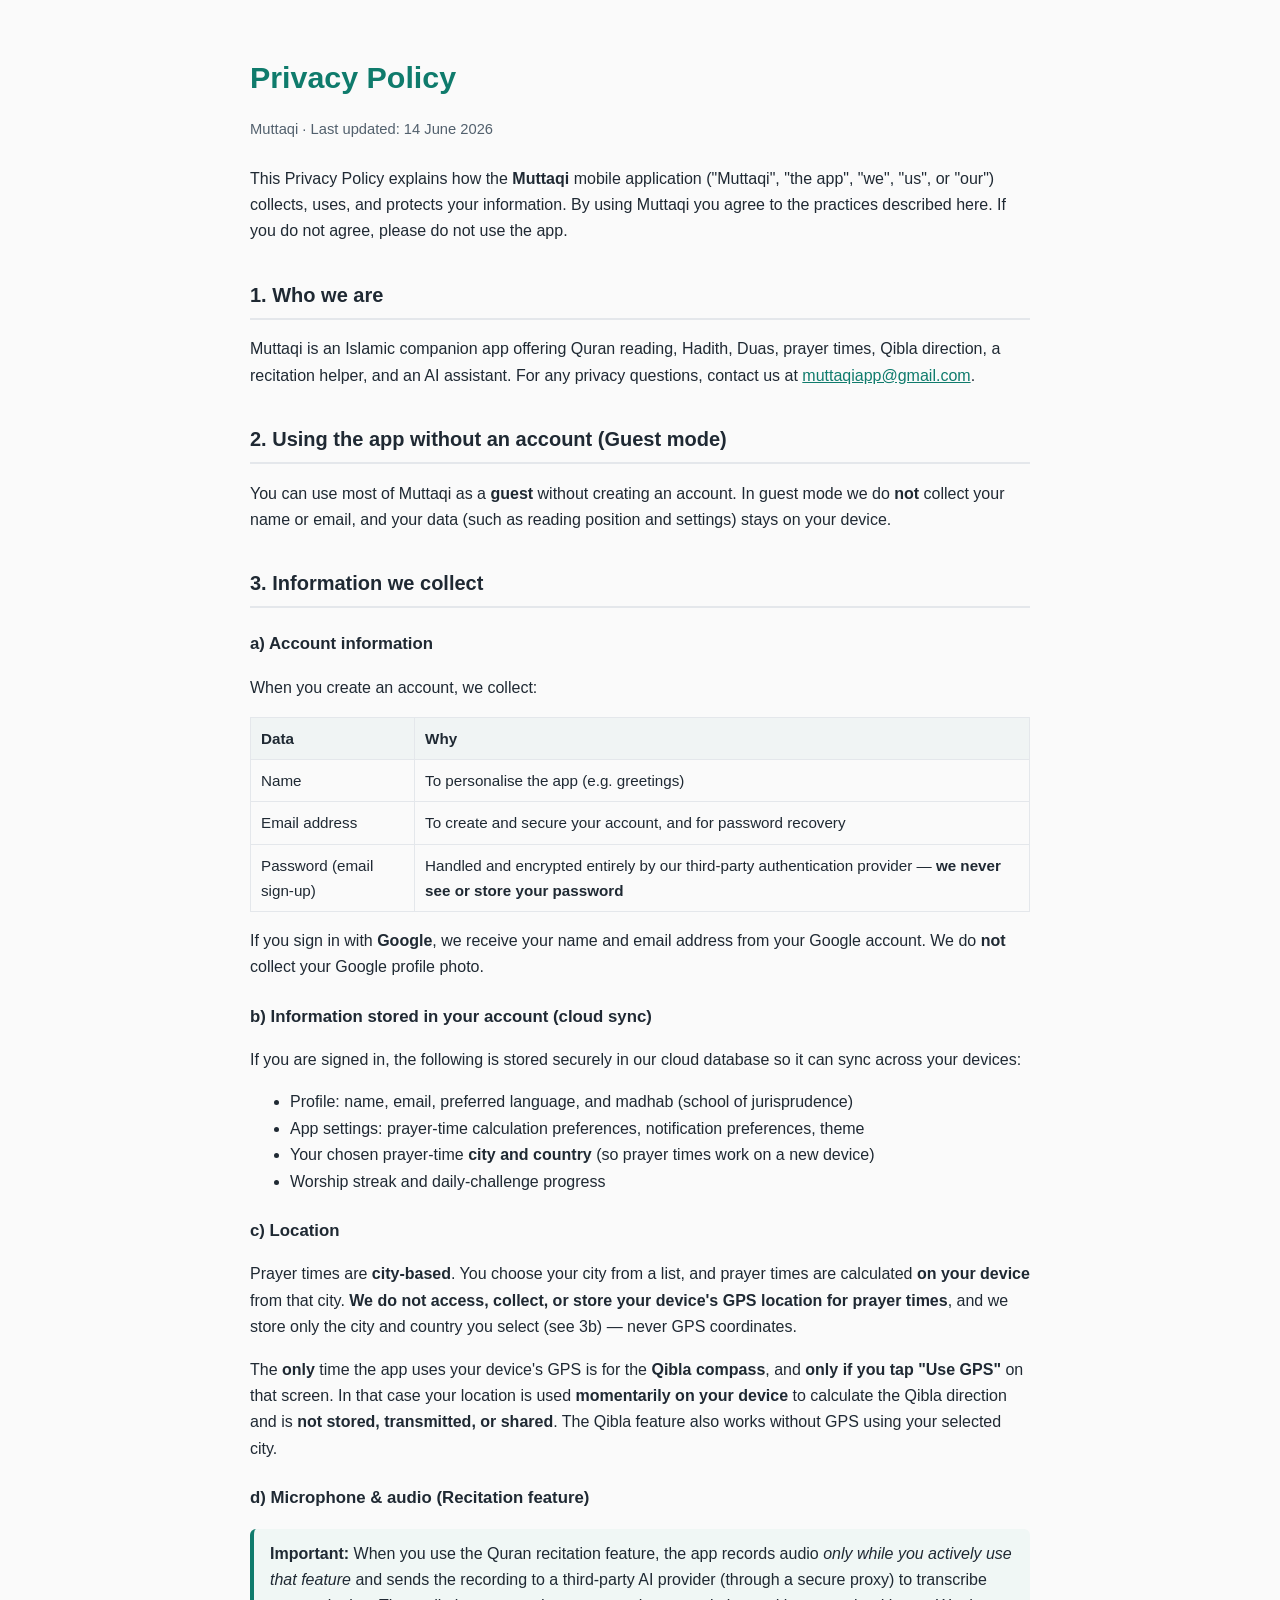
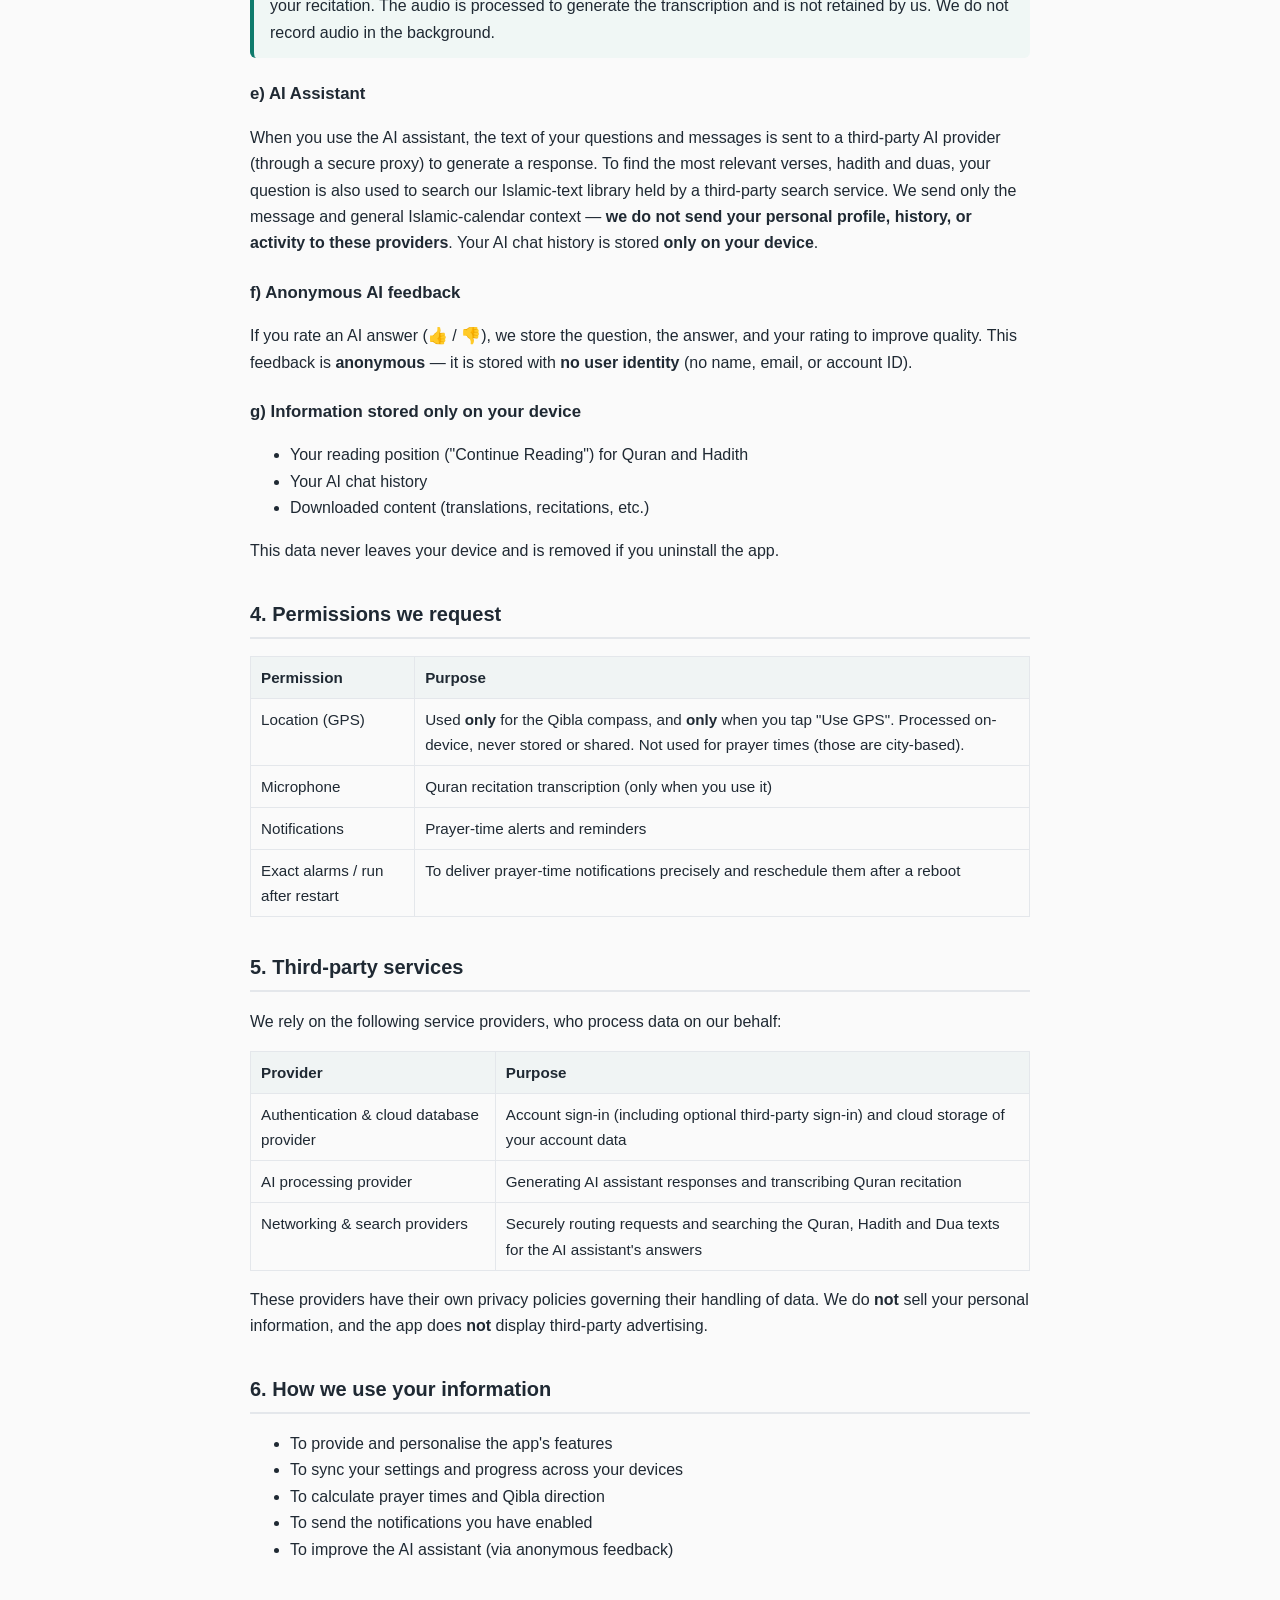
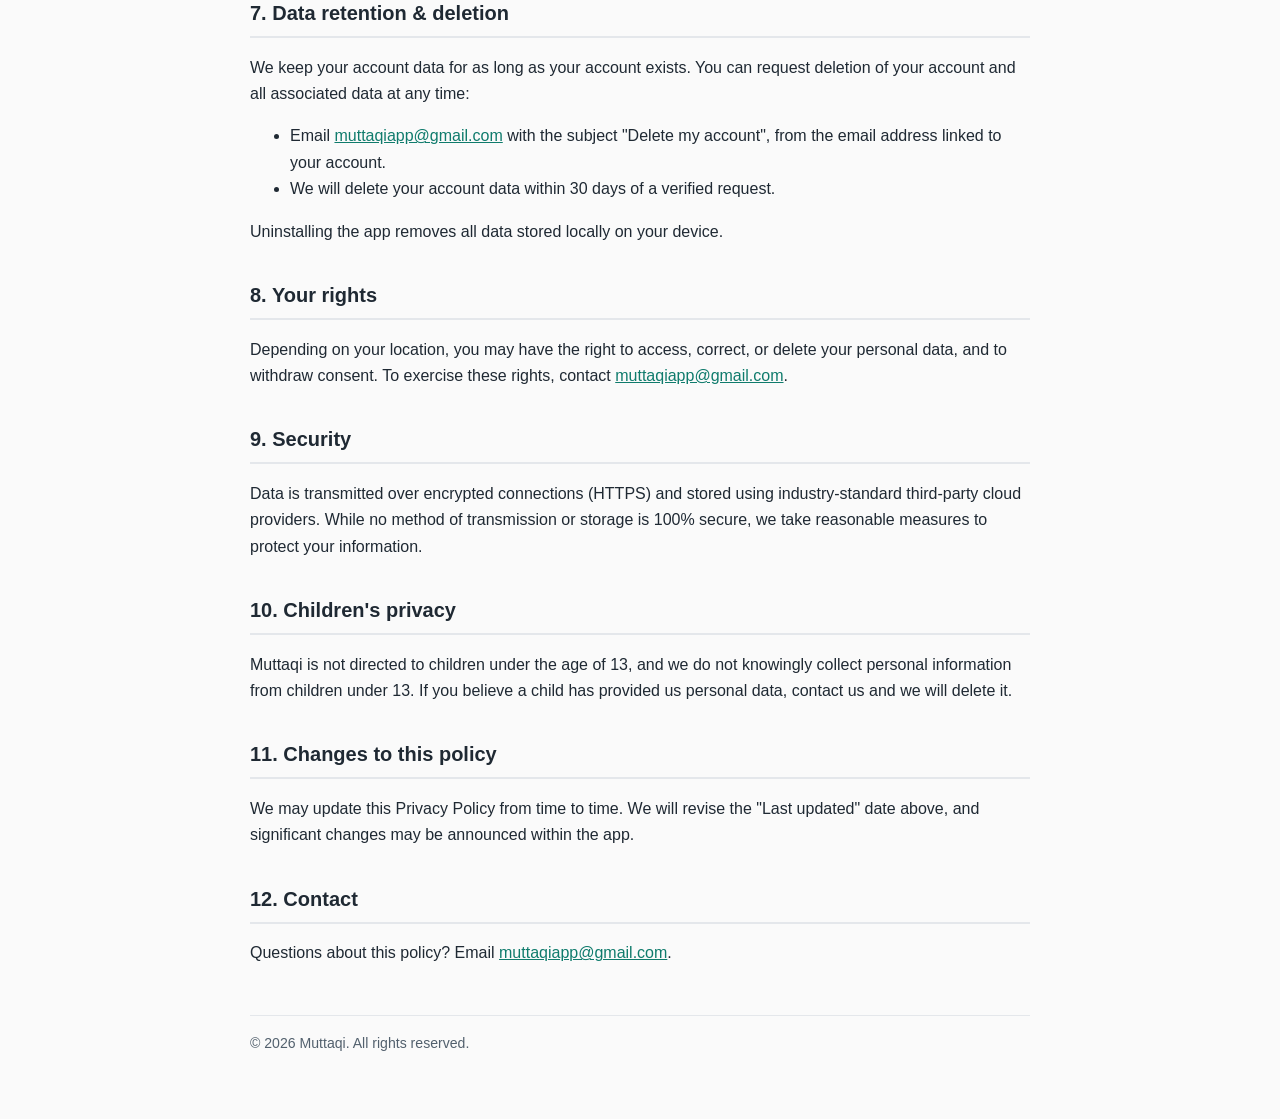
<file: privacy-policy.html>
<!DOCTYPE html>
<html lang="en">
<head>
  <meta charset="UTF-8" />
  <meta name="viewport" content="width=device-width, initial-scale=1.0" />
  <title>Privacy Policy — Muttaqi</title>
  <style>
    :root { --green:#0f7b6c; --ink:#1f2933; --muted:#52606d; --line:#e4e7eb; }
    * { box-sizing: border-box; }
    body {
      font-family: -apple-system, BlinkMacSystemFont, "Segoe UI", Roboto, Helvetica, Arial, sans-serif;
      color: var(--ink); line-height: 1.65; margin: 0; background: #fafafa;
    }
    .wrap { max-width: 820px; margin: 0 auto; padding: 32px 20px 64px; }
    h1 { font-size: 1.9rem; margin-bottom: 4px; color: var(--green); }
    h2 { font-size: 1.25rem; margin-top: 34px; border-bottom: 2px solid var(--line); padding-bottom: 6px; }
    h3 { font-size: 1.05rem; margin-top: 22px; }
    .updated { color: var(--muted); font-size: 0.92rem; margin-bottom: 24px; }
    table { border-collapse: collapse; width: 100%; margin: 14px 0; font-size: 0.95rem; }
    th, td { border: 1px solid var(--line); padding: 8px 10px; text-align: left; vertical-align: top; }
    th { background: #f0f4f4; }
    a { color: var(--green); }
    code { background: #eef2f2; padding: 1px 5px; border-radius: 4px; font-size: 0.9em; }
    .note { background: #f0f7f5; border-left: 4px solid var(--green); padding: 12px 16px; border-radius: 6px; margin: 16px 0; }
    footer { margin-top: 48px; color: var(--muted); font-size: 0.88rem; border-top: 1px solid var(--line); padding-top: 16px; }
  </style>
</head>
<body>
  <div class="wrap">
    <h1>Privacy Policy</h1>
    <p class="updated">Muttaqi &middot; Last updated: 14 June 2026</p>

    <p>This Privacy Policy explains how the <strong>Muttaqi</strong> mobile application ("Muttaqi", "the app", "we", "us", or "our") collects, uses, and protects your information. By using Muttaqi you agree to the practices described here. If you do not agree, please do not use the app.</p>

    <h2>1. Who we are</h2>
    <p>Muttaqi is an Islamic companion app offering Quran reading, Hadith, Duas, prayer times, Qibla direction, a recitation helper, and an AI assistant. For any privacy questions, contact us at <a href="mailto:muttaqiapp@gmail.com">muttaqiapp@gmail.com</a>.</p>

    <h2>2. Using the app without an account (Guest mode)</h2>
    <p>You can use most of Muttaqi as a <strong>guest</strong> without creating an account. In guest mode we do <strong>not</strong> collect your name or email, and your data (such as reading position and settings) stays on your device.</p>

    <h2>3. Information we collect</h2>

    <h3>a) Account information</h3>
    <p>When you create an account, we collect:</p>
    <table>
      <tr><th>Data</th><th>Why</th></tr>
      <tr><td>Name</td><td>To personalise the app (e.g. greetings)</td></tr>
      <tr><td>Email address</td><td>To create and secure your account, and for password recovery</td></tr>
      <tr><td>Password (email sign-up)</td><td>Handled and encrypted entirely by our third-party authentication provider — <strong>we never see or store your password</strong></td></tr>
    </table>
    <p>If you sign in with <strong>Google</strong>, we receive your name and email address from your Google account. We do <strong>not</strong> collect your Google profile photo.</p>

    <h3>b) Information stored in your account (cloud sync)</h3>
    <p>If you are signed in, the following is stored securely in our cloud database so it can sync across your devices:</p>
    <ul>
      <li>Profile: name, email, preferred language, and madhab (school of jurisprudence)</li>
      <li>App settings: prayer-time calculation preferences, notification preferences, theme</li>
      <li>Your chosen prayer-time <strong>city and country</strong> (so prayer times work on a new device)</li>
      <li>Worship streak and daily-challenge progress</li>
    </ul>

    <h3>c) Location</h3>
    <p>Prayer times are <strong>city-based</strong>. You choose your city from a list, and prayer times are calculated <strong>on your device</strong> from that city. <strong>We do not access, collect, or store your device's GPS location for prayer times</strong>, and we store only the city and country you select (see 3b) — never GPS coordinates.</p>
    <p>The <strong>only</strong> time the app uses your device's GPS is for the <strong>Qibla compass</strong>, and <strong>only if you tap "Use GPS"</strong> on that screen. In that case your location is used <strong>momentarily on your device</strong> to calculate the Qibla direction and is <strong>not stored, transmitted, or shared</strong>. The Qibla feature also works without GPS using your selected city.</p>

    <h3>d) Microphone &amp; audio (Recitation feature)</h3>
    <div class="note">
      <strong>Important:</strong> When you use the Quran recitation feature, the app records audio <em>only while you actively use that feature</em> and sends the recording to a third-party AI provider (through a secure proxy) to transcribe your recitation. The audio is processed to generate the transcription and is not retained by us. We do not record audio in the background.
    </div>

    <h3>e) AI Assistant</h3>
    <p>When you use the AI assistant, the text of your questions and messages is sent to a third-party AI provider (through a secure proxy) to generate a response. To find the most relevant verses, hadith and duas, your question is also used to search our Islamic-text library held by a third-party search service. We send only the message and general Islamic-calendar context — <strong>we do not send your personal profile, history, or activity to these providers</strong>. Your AI chat history is stored <strong>only on your device</strong>.</p>

    <h3>f) Anonymous AI feedback</h3>
    <p>If you rate an AI answer (👍 / 👎), we store the question, the answer, and your rating to improve quality. This feedback is <strong>anonymous</strong> — it is stored with <strong>no user identity</strong> (no name, email, or account ID).</p>

    <h3>g) Information stored only on your device</h3>
    <ul>
      <li>Your reading position ("Continue Reading") for Quran and Hadith</li>
      <li>Your AI chat history</li>
      <li>Downloaded content (translations, recitations, etc.)</li>
    </ul>
    <p>This data never leaves your device and is removed if you uninstall the app.</p>

    <h2>4. Permissions we request</h2>
    <table>
      <tr><th>Permission</th><th>Purpose</th></tr>
      <tr><td>Location (GPS)</td><td>Used <strong>only</strong> for the Qibla compass, and <strong>only</strong> when you tap "Use GPS". Processed on-device, never stored or shared. Not used for prayer times (those are city-based).</td></tr>
      <tr><td>Microphone</td><td>Quran recitation transcription (only when you use it)</td></tr>
      <tr><td>Notifications</td><td>Prayer-time alerts and reminders</td></tr>
      <tr><td>Exact alarms / run after restart</td><td>To deliver prayer-time notifications precisely and reschedule them after a reboot</td></tr>
    </table>

    <h2>5. Third-party services</h2>
    <p>We rely on the following service providers, who process data on our behalf:</p>
    <table>
      <tr><th>Provider</th><th>Purpose</th></tr>
      <tr><td>Authentication &amp; cloud database provider</td><td>Account sign-in (including optional third-party sign-in) and cloud storage of your account data</td></tr>
      <tr><td>AI processing provider</td><td>Generating AI assistant responses and transcribing Quran recitation</td></tr>
      <tr><td>Networking &amp; search providers</td><td>Securely routing requests and searching the Quran, Hadith and Dua texts for the AI assistant's answers</td></tr>
    </table>
    <p>These providers have their own privacy policies governing their handling of data. We do <strong>not</strong> sell your personal information, and the app does <strong>not</strong> display third-party advertising.</p>

    <h2>6. How we use your information</h2>
    <ul>
      <li>To provide and personalise the app's features</li>
      <li>To sync your settings and progress across your devices</li>
      <li>To calculate prayer times and Qibla direction</li>
      <li>To send the notifications you have enabled</li>
      <li>To improve the AI assistant (via anonymous feedback)</li>
    </ul>

    <h2>7. Data retention &amp; deletion</h2>
    <p>We keep your account data for as long as your account exists. You can request deletion of your account and all associated data at any time:</p>
    <ul>
      <li>Email <a href="mailto:muttaqiapp@gmail.com">muttaqiapp@gmail.com</a> with the subject "Delete my account", from the email address linked to your account.</li>
      <li>We will delete your account data within 30 days of a verified request.</li>
    </ul>
    <p>Uninstalling the app removes all data stored locally on your device.</p>

    <h2>8. Your rights</h2>
    <p>Depending on your location, you may have the right to access, correct, or delete your personal data, and to withdraw consent. To exercise these rights, contact <a href="mailto:muttaqiapp@gmail.com">muttaqiapp@gmail.com</a>.</p>

    <h2>9. Security</h2>
    <p>Data is transmitted over encrypted connections (HTTPS) and stored using industry-standard third-party cloud providers. While no method of transmission or storage is 100% secure, we take reasonable measures to protect your information.</p>

    <h2>10. Children's privacy</h2>
    <p>Muttaqi is not directed to children under the age of 13, and we do not knowingly collect personal information from children under 13. If you believe a child has provided us personal data, contact us and we will delete it.</p>

    <h2>11. Changes to this policy</h2>
    <p>We may update this Privacy Policy from time to time. We will revise the "Last updated" date above, and significant changes may be announced within the app.</p>

    <h2>12. Contact</h2>
    <p>Questions about this policy? Email <a href="mailto:muttaqiapp@gmail.com">muttaqiapp@gmail.com</a>.</p>

    <footer>
      &copy; 2026 Muttaqi. All rights reserved.
    </footer>
  </div>
</body>
</html>
</file>
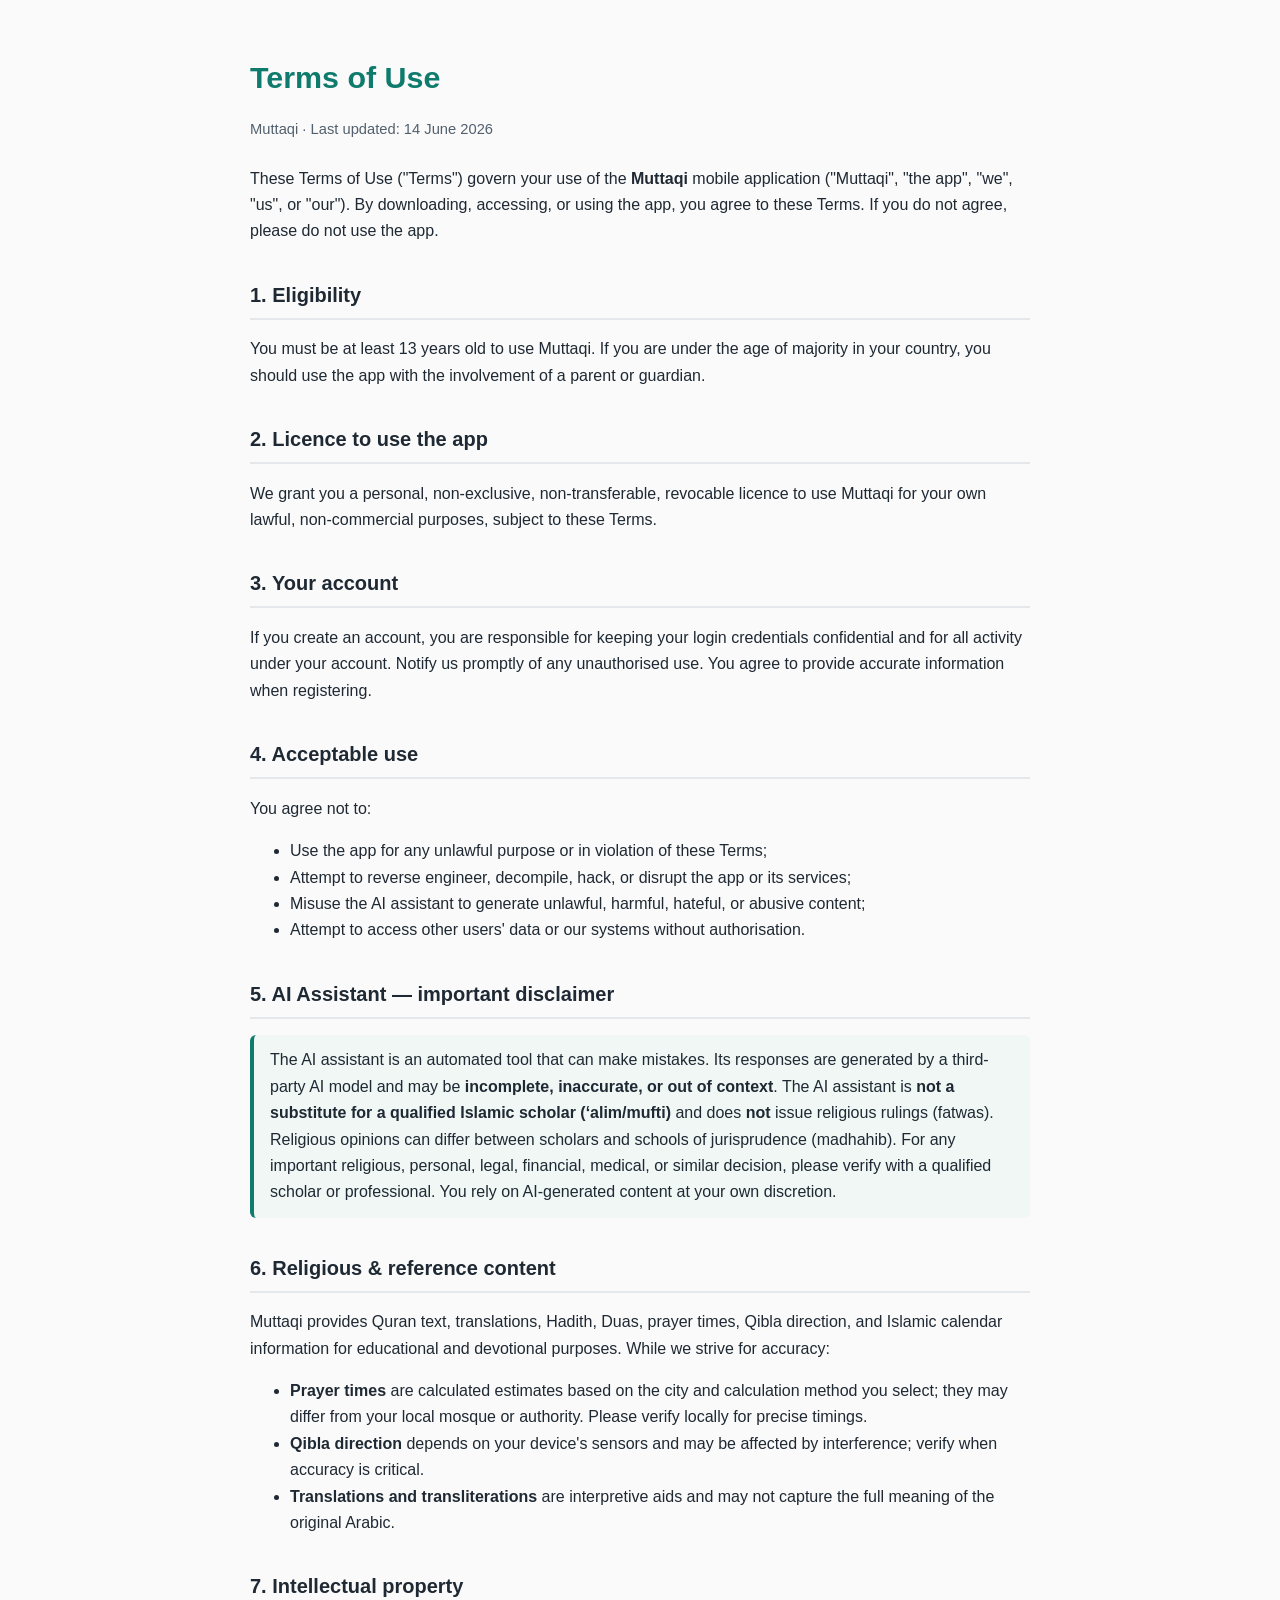
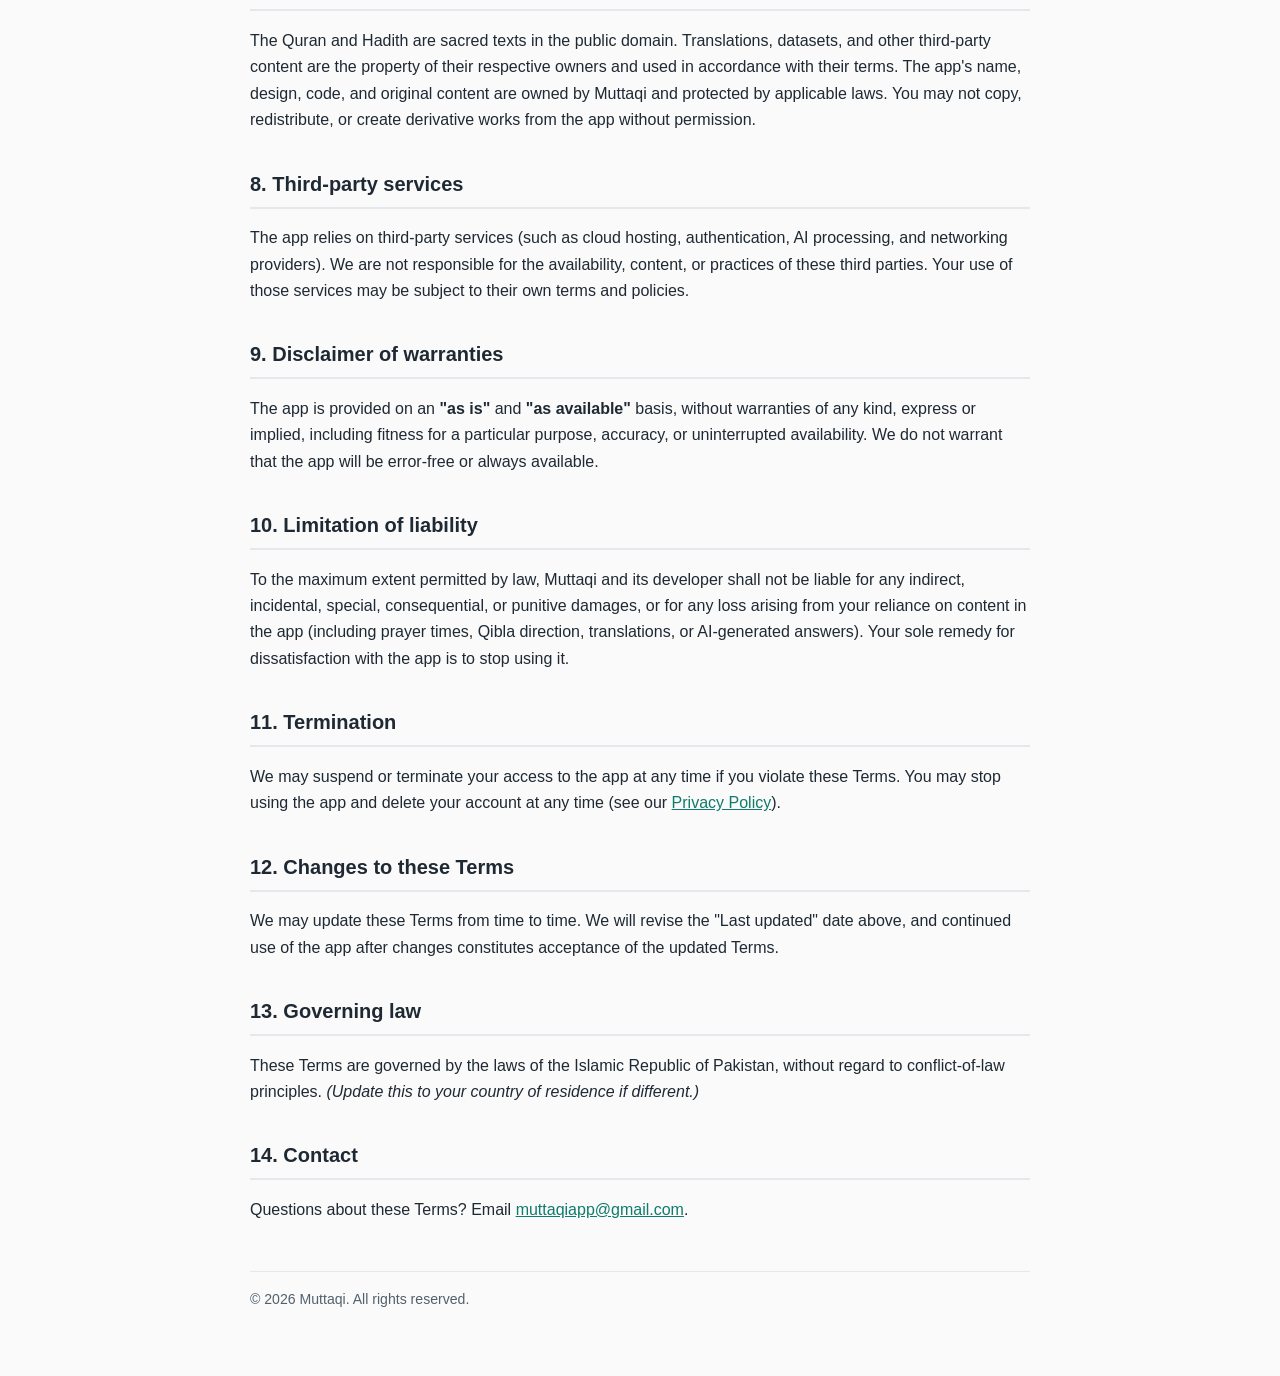
<file: terms-of-service.html>
<!DOCTYPE html>
<html lang="en">
<head>
  <meta charset="UTF-8" />
  <meta name="viewport" content="width=device-width, initial-scale=1.0" />
  <title>Terms of Use — Muttaqi</title>
  <style>
    :root { --green:#0f7b6c; --ink:#1f2933; --muted:#52606d; --line:#e4e7eb; }
    * { box-sizing: border-box; }
    body {
      font-family: -apple-system, BlinkMacSystemFont, "Segoe UI", Roboto, Helvetica, Arial, sans-serif;
      color: var(--ink); line-height: 1.65; margin: 0; background: #fafafa;
    }
    .wrap { max-width: 820px; margin: 0 auto; padding: 32px 20px 64px; }
    h1 { font-size: 1.9rem; margin-bottom: 4px; color: var(--green); }
    h2 { font-size: 1.25rem; margin-top: 34px; border-bottom: 2px solid var(--line); padding-bottom: 6px; }
    .updated { color: var(--muted); font-size: 0.92rem; margin-bottom: 24px; }
    a { color: var(--green); }
    .note { background: #f0f7f5; border-left: 4px solid var(--green); padding: 12px 16px; border-radius: 6px; margin: 16px 0; }
    footer { margin-top: 48px; color: var(--muted); font-size: 0.88rem; border-top: 1px solid var(--line); padding-top: 16px; }
  </style>
</head>
<body>
  <div class="wrap">
    <h1>Terms of Use</h1>
    <p class="updated">Muttaqi &middot; Last updated: 14 June 2026</p>

    <p>These Terms of Use ("Terms") govern your use of the <strong>Muttaqi</strong> mobile application ("Muttaqi", "the app", "we", "us", or "our"). By downloading, accessing, or using the app, you agree to these Terms. If you do not agree, please do not use the app.</p>

    <h2>1. Eligibility</h2>
    <p>You must be at least 13 years old to use Muttaqi. If you are under the age of majority in your country, you should use the app with the involvement of a parent or guardian.</p>

    <h2>2. Licence to use the app</h2>
    <p>We grant you a personal, non-exclusive, non-transferable, revocable licence to use Muttaqi for your own lawful, non-commercial purposes, subject to these Terms.</p>

    <h2>3. Your account</h2>
    <p>If you create an account, you are responsible for keeping your login credentials confidential and for all activity under your account. Notify us promptly of any unauthorised use. You agree to provide accurate information when registering.</p>

    <h2>4. Acceptable use</h2>
    <p>You agree not to:</p>
    <ul>
      <li>Use the app for any unlawful purpose or in violation of these Terms;</li>
      <li>Attempt to reverse engineer, decompile, hack, or disrupt the app or its services;</li>
      <li>Misuse the AI assistant to generate unlawful, harmful, hateful, or abusive content;</li>
      <li>Attempt to access other users' data or our systems without authorisation.</li>
    </ul>

    <h2>5. AI Assistant — important disclaimer</h2>
    <div class="note">
      The AI assistant is an automated tool that can make mistakes. Its responses are generated by a third-party AI model and may be <strong>incomplete, inaccurate, or out of context</strong>. The AI assistant is <strong>not a substitute for a qualified Islamic scholar (‘alim/mufti)</strong> and does <strong>not</strong> issue religious rulings (fatwas). Religious opinions can differ between scholars and schools of jurisprudence (madhahib). For any important religious, personal, legal, financial, medical, or similar decision, please verify with a qualified scholar or professional. You rely on AI-generated content at your own discretion.
    </div>

    <h2>6. Religious &amp; reference content</h2>
    <p>Muttaqi provides Quran text, translations, Hadith, Duas, prayer times, Qibla direction, and Islamic calendar information for educational and devotional purposes. While we strive for accuracy:</p>
    <ul>
      <li><strong>Prayer times</strong> are calculated estimates based on the city and calculation method you select; they may differ from your local mosque or authority. Please verify locally for precise timings.</li>
      <li><strong>Qibla direction</strong> depends on your device's sensors and may be affected by interference; verify when accuracy is critical.</li>
      <li><strong>Translations and transliterations</strong> are interpretive aids and may not capture the full meaning of the original Arabic.</li>
    </ul>

    <h2>7. Intellectual property</h2>
    <p>The Quran and Hadith are sacred texts in the public domain. Translations, datasets, and other third-party content are the property of their respective owners and used in accordance with their terms. The app's name, design, code, and original content are owned by Muttaqi and protected by applicable laws. You may not copy, redistribute, or create derivative works from the app without permission.</p>

    <h2>8. Third-party services</h2>
    <p>The app relies on third-party services (such as cloud hosting, authentication, AI processing, and networking providers). We are not responsible for the availability, content, or practices of these third parties. Your use of those services may be subject to their own terms and policies.</p>

    <h2>9. Disclaimer of warranties</h2>
    <p>The app is provided on an <strong>"as is"</strong> and <strong>"as available"</strong> basis, without warranties of any kind, express or implied, including fitness for a particular purpose, accuracy, or uninterrupted availability. We do not warrant that the app will be error-free or always available.</p>

    <h2>10. Limitation of liability</h2>
    <p>To the maximum extent permitted by law, Muttaqi and its developer shall not be liable for any indirect, incidental, special, consequential, or punitive damages, or for any loss arising from your reliance on content in the app (including prayer times, Qibla direction, translations, or AI-generated answers). Your sole remedy for dissatisfaction with the app is to stop using it.</p>

    <h2>11. Termination</h2>
    <p>We may suspend or terminate your access to the app at any time if you violate these Terms. You may stop using the app and delete your account at any time (see our <a href="privacy-policy.html">Privacy Policy</a>).</p>

    <h2>12. Changes to these Terms</h2>
    <p>We may update these Terms from time to time. We will revise the "Last updated" date above, and continued use of the app after changes constitutes acceptance of the updated Terms.</p>

    <h2>13. Governing law</h2>
    <p>These Terms are governed by the laws of the Islamic Republic of Pakistan, without regard to conflict-of-law principles. <em>(Update this to your country of residence if different.)</em></p>

    <h2>14. Contact</h2>
    <p>Questions about these Terms? Email <a href="mailto:muttaqiapp@gmail.com">muttaqiapp@gmail.com</a>.</p>

    <footer>
      &copy; 2026 Muttaqi. All rights reserved.
    </footer>
  </div>
</body>
</html>
</file>
